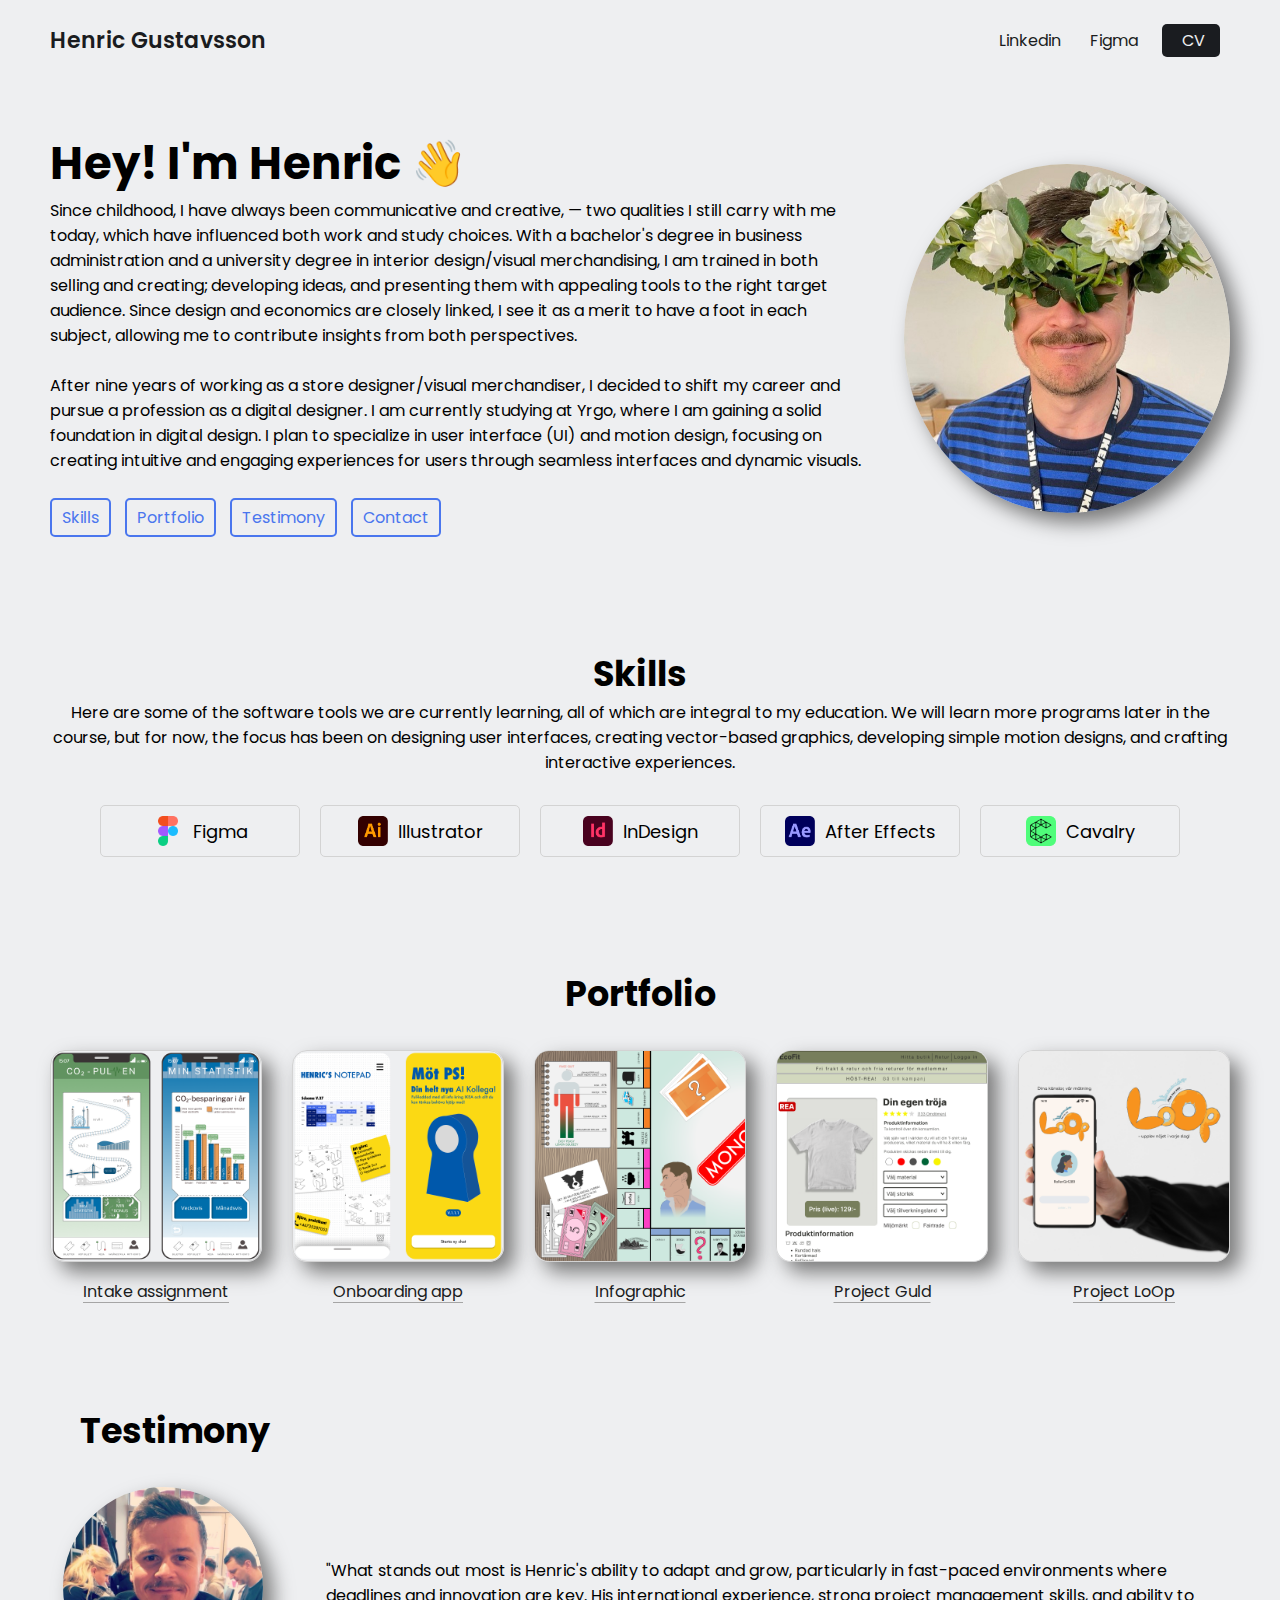
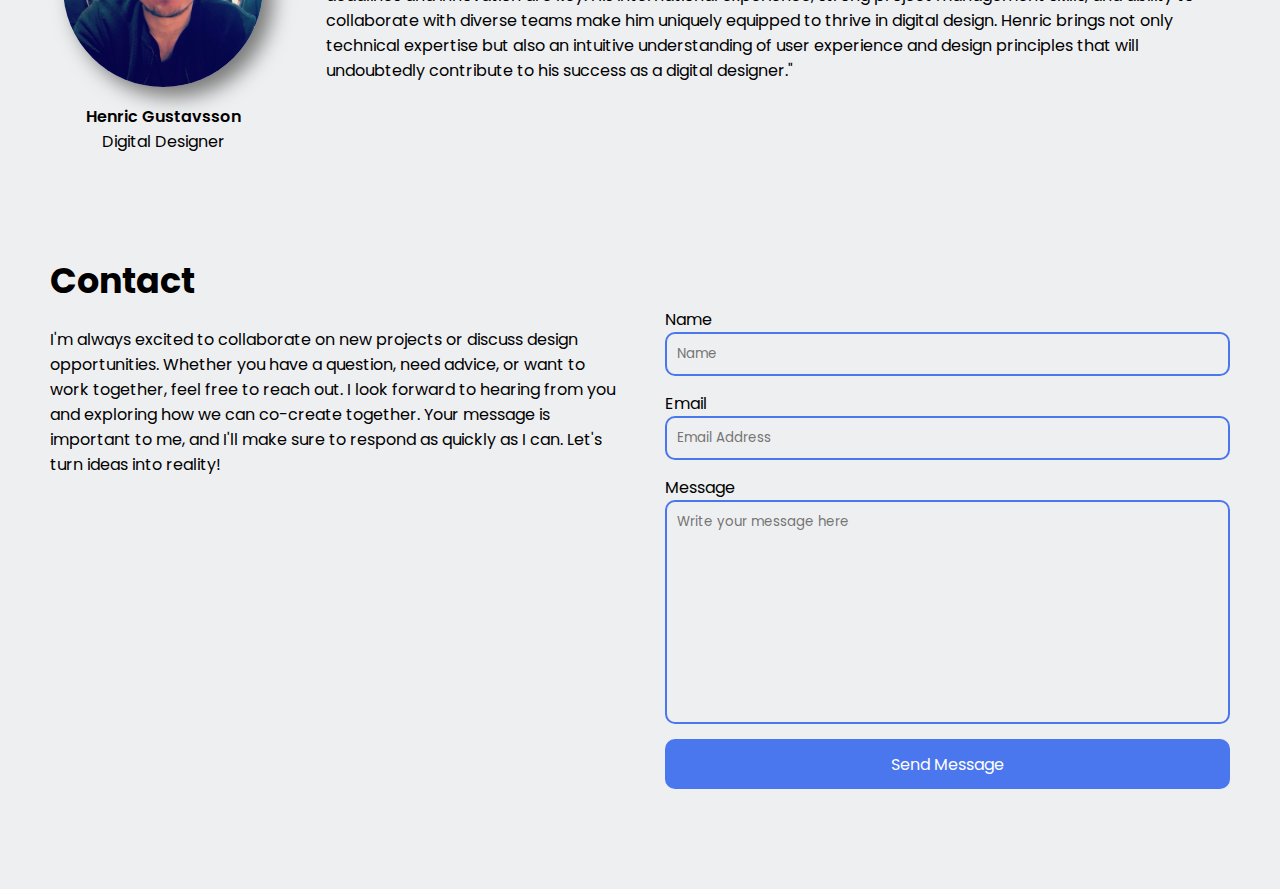
<file: index.html>
<!DOCTYPE html>
<html lang="en">
<head>
  <meta charset="UTF-8">
  <meta name="viewport" content="width=device-width, initial-scale=1.0">
  <title>Henrics portfolio</title>

  <link rel="preconnect" href="https://fonts.googleapis.com">
  <link rel="preconnect" href="https://fonts.gstatic.com" crossorigin>
  <link href="https://fonts.googleapis.com/css2?family=Poppins:wght@400;600&display=swap" rel="stylesheet">

  <link rel="stylesheet" href="https://cdnjs.cloudflare.com/ajax/libs/font-awesome/6.6.0/css/all.min.css" integrity="sha512-Kc323vGBEqzTmouAECnVceyQqyqdsSiqLQISBL29aUW4U/M7pSPA/gEUZQqv1cwx4OnYxTxve5UMg5GT6L4JJg==" crossorigin="anonymous" referrerpolicy="no-referrer" />

  <link rel="stylesheet" href="Styles/styles Portfolio.css" />

</head>
<body>
  <!-- NAVBAR -->
  <nav>
  <div class="left">
    <a href="/index portfolio.html">Henric Gustavsson</a>
  </div>

  <div class="right">
    <a href="https://www.linkedin.com/in/henric-gustavsson-94204779/" target="_blank" rel="noopener noreferrer">
      <i class="fa-brands fa-linkedin"></i>
      <span>Linkedin</span>
    </a>

    <a href="https://www.figma.com/proto/MDVAI4tjSMil4rT5dHW3iX/Portfolio?node-id=0-1&t=iJHoY8nCujRr1jJS-1" target="_blank" rel="noopener noreferrer">
      <i class="fa-brands fa-figma"></i>
      <span>Figma</span>
    </a>

    <a href="https://www.figma.com/proto/YjaBtVCtNersg5MpHyL1TP/CV-f%C3%B6r-hemsida?page-id=0%3A1&node-id=2-2&node-type=frame&viewport=199%2C360%2C0.59&t=B6JMUi2cidol2bRc-1&scaling=min-zoom&content-scaling=fixed" target="_blank" rel="noopener noreferrer">
      <i class="fa-solid fa-file"></i>
      <span>CV</span>
    </a>
  </div>
  </nav>

  <main>
    <!-- SECTION 1: Hero -->
    <section class="hero-section">
      <div class="text">
        <h2>Hey! I'm Henric 👋</h2>
        <p>Since childhood, I have always been communicative and creative, — two qualities I still carry with me today, which have influenced both work and study choices. With a bachelor's degree in business administration and a university degree in interior design/visual merchandising, I am trained in both selling and creating; developing ideas, and presenting them with appealing tools to the right target audience. Since design and economics are closely linked, I see it as a merit to have a foot in each subject, allowing me to contribute insights from both perspectives.<br>

          <br> After nine years of working as a store designer/visual merchandiser, I decided to shift my career and pursue a profession as a digital designer. I am currently studying at Yrgo, where I am gaining a solid foundation in digital design. I plan to specialize in user interface (UI) and motion design, focusing on creating intuitive and engaging experiences for users through seamless interfaces and dynamic visuals. </p>

        <div class="links">
          <a href="#skills">
            <i class="fa-solid fa-code"></i>
            <span>Skills</span>
            </a>

            <a href="#portfolio">
              <i class="fa-solid fa-briefcase"></i>
              <span>Portfolio</span>
              </a>

            <a href="#testimony">
              <i class="fa-solid fa-pen"></i>
              <span>Testimony</span>
              </a>

              <a href="#contact">
                <i class="fa-solid fa-envelope"></i>
                <span>Contact</span>
                </a>
        </div>
      </div>

      <div class="headshot">
        <img src="Images/Henric-hero-headshot.jpeg" alt="Henric-hero-headshot">
      </div>
    </section>

    <!-- SECTION 2: Skilled -->
  <section id="skills" class="skills-section">
    <h2>Skills</h2>
    <div class="text">
      Here are some of the software tools we are currently learning, all of which are integral to my education. We will learn more programs later in the course, but for now, the focus has been on designing user interfaces, creating vector-based graphics, developing simple motion designs, and crafting interactive experiences.
    </div>

    <div class="cells">
      <div class="cell">
        <img src="Images/Figma.png" alt="Figma logo">
        <span>Figma</span>
      </div>

      <div class="cell">
        <img src="Images/Illustrator-full-size.png" alt="Illustrator logo">
        <span>Illustrator</span>
      </div>

      <div class="cell">
        <img src="Images/InDesign-full-size.png" alt="InDesign logo">
        <span>InDesign</span>
      </div>

      <div class="cell">
        <img src="Images/After-Effects-full-size.png" alt="After Effects logo">
        <span>After Effects</span>
      </div>

      <div class="cell">
        <img src="Images/Cavalry-logo-green.png" alt="Cavalry logo">
        <span>Cavalry</span>
      </div>
    </div>
  </section>

<!-- SECTION 3: Portfolio -->
 <section id="portfolio" class="portfolio-section">
  <h2>Portfolio</h2>
<div class="groups">

  <div class="group">
    <a href="index.html">
    <img src="Images/Arbetsprover.png" alt="Arbetsprover">
    <span>Intake assignment</span>
  </a>
  </div>

  <div class="group">
    <a href="index.html">
    <img src="Images/IKEA-onboarding-app.png" alt="Onboarding app">
    <span>Onboarding app</span>
  </a>
  </div>

  <div class="group">
    <a href="index.html">
    <img src="Images/Infographic1.png" alt="Infographic">
    <span>Infographic</span>
  </a>
  </div>
  
  <div class="group">
    <a href="index portfolio-project-page-test.html">
    <img src="Images/Projekt-guld.png" alt="Projekt Guld">
    <span>Project Guld</span>
  </a>
  </div>

  <div class="group">
    <a href="index portfolio-project-page.html">
    <img src="Images/Projekt-LoOp.png" alt="Projekt LoOp">
    <span>Project LoOp</span>
  </a>
  </div>

</div>
 </section>

  <!-- SECTION 4: Testimony -->
  <section id="testimony" class="testimony-section">
    <h2>Testimony</h2>

    <div class="group">
      <div class="person-details">
        <img src="Images/Henric-testimony-headshot.jpeg" alt="Henric-testimony-headshot">
        <p>Henric Gustavsson</p>
        <p>Digital Designer</p>
      </div>

      <div class="text">
        "What stands out most is Henric's ability to adapt and grow, particularly in fast-paced environments where deadlines and innovation are key. His international experience, strong project management skills, and ability to collaborate with diverse teams make him uniquely equipped to thrive in digital design. Henric brings not only technical expertise but also an intuitive understanding of user experience and design principles that will undoubtedly contribute to his success as a digital designer."
      </div>
    </div>
  </section>

  <!-- SECTION 5: Contact -->
  <section id="contact" class="contact-section">
    <h2>Contact</h2>

    <div class="group">
      <div class="text">
        I'm always excited to collaborate on new projects or discuss design opportunities. Whether you have a question, need advice, or want to work together, feel free to reach out. I look forward to hearing from you and exploring how we can co-create together. Your message is important to me, and I'll make sure to respond as quickly as I can. Let's turn ideas into reality!
      </div>
      
      <form>
        <label for="name">Name</label>
        <input type="text" id="name" placeholder="Name" required>

        <label for="email">Email</label>
        <input type="email" id="email" placeholder="Email Address" required>
        
        <label for="message">Message</label>
        <textarea id="message" placeholder="Write your message here" required cols="30" rows="10"></textarea>

        <button type="submit">Send Message</button>
      </form>
    </div>
  </section>
  </main>
</body>
</html>
</file>
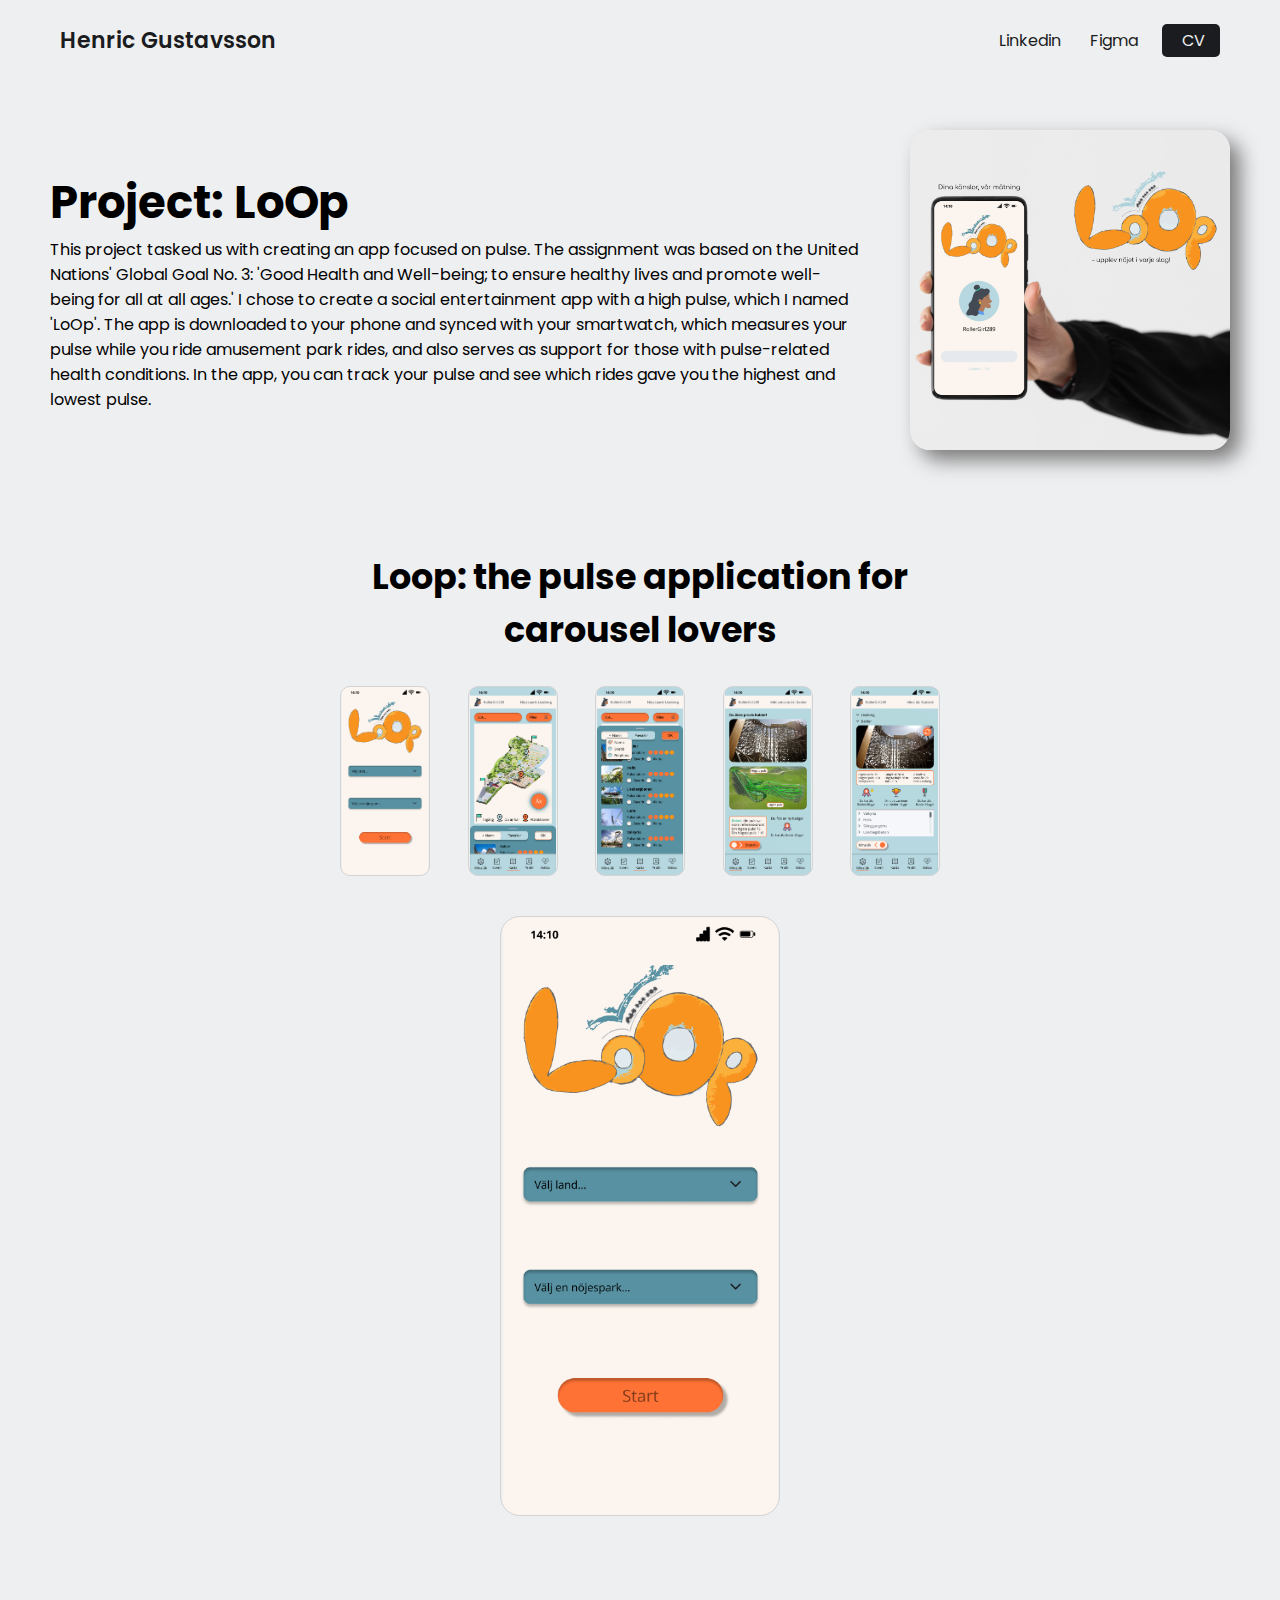
<file: index portfolio-project-page-test.html>
<!DOCTYPE html>
<html lang="en">
<head>
  <meta charset="UTF-8">
  <meta name="viewport" content="width=device-width, initial-scale=1.0">
  <title>Projekt LoOp</title>

  <link rel="preconnect" href="https://fonts.googleapis.com">
  <link rel="preconnect" href="https://fonts.gstatic.com" crossorigin>
  <link href="https://fonts.googleapis.com/css2?family=Poppins:wght@400;600&display=swap" rel="stylesheet">

  <link rel="stylesheet" href="https://cdnjs.cloudflare.com/ajax/libs/font-awesome/6.6.0/css/all.min.css" integrity="sha512-Kc323vGBEqzTmouAECnVceyQqyqdsSiqLQISBL29aUW4U/M7pSPA/gEUZQqv1cwx4OnYxTxve5UMg5GT6L4JJg==" crossorigin="anonymous" referrerpolicy="no-referrer" />

  <link rel="stylesheet" href="Styles/styles Portfolio.css" />

</head>
<body>
  <!-- NAVBAR -->
  <nav>
  <div class="left">
    <a href="index.html">
      <i class="fa-solid fa-house"></i>
      Henric Gustavsson
    </a>
  </div>

  <div class="right">
    <a href="https://www.linkedin.com/in/henric-gustavsson-94204779/" target="_blank" rel="noopener noreferrer">
      <i class="fa-brands fa-linkedin"></i>
      <span>Linkedin</span>
    </a>

    <a href="https://www.figma.com/proto/MDVAI4tjSMil4rT5dHW3iX/Portfolio?node-id=0-1&t=iJHoY8nCujRr1jJS-1" target="_blank" rel="noopener noreferrer">
      <i class="fa-brands fa-figma"></i>
      <span>Figma</span>
    </a>

    <a href="https://www.figma.com/proto/YjaBtVCtNersg5MpHyL1TP/CV-f%C3%B6r-hemsida?page-id=0%3A1&node-id=2-2&node-type=frame&viewport=199%2C360%2C0.59&t=B6JMUi2cidol2bRc-1&scaling=min-zoom&content-scaling=fixed" target="_blank" rel="noopener noreferrer">
      <i class="fa-solid fa-file"></i>
      <span>CV</span>
    </a>
  </div>
  </nav>

  <main>
    <!-- SECTION 1: Hero -->
    <section class="hero-section">
      <div class="text">
        <h2>Project: LoOp</h2>
        <p>This project tasked us with creating an app focused on pulse. The assignment was based on the United Nations' Global Goal No. 3: 'Good Health and Well-being; to ensure healthy lives and promote well-being for all at all ages.' I chose to create a social entertainment app with a high pulse, which I named 'LoOp'. The app is downloaded to your phone and synced with your smartwatch, which measures your pulse while you ride amusement park rides, and also serves as support for those with pulse-related health conditions. In the app, you can track your pulse and see which rides gave you the highest and lowest pulse.</p>
      </div>

      <div class="project-image">
        <img src="Images/Projekt-LoOp.png" alt="Projekt-LoOp">
      </div>
    </section>

<!-- SECTION 3: Portfolio–project–test -->

<div class="image-container">
  <h2>Loop: the pulse application for carousel lovers</h2>
  <div class="image-box">

    <input type="radio" id="img-01" name="image" checked>
    <input type="radio" id="img-02" name="image">
    <input type="radio" id="img-03" name="image">
    <input type="radio" id="img-04" name="image">
    <input type="radio" id="img-05" name="image">
    
    <div class="image-bg"></div>
  </div>
</div>

  </main>
</body>
</html>
</file>
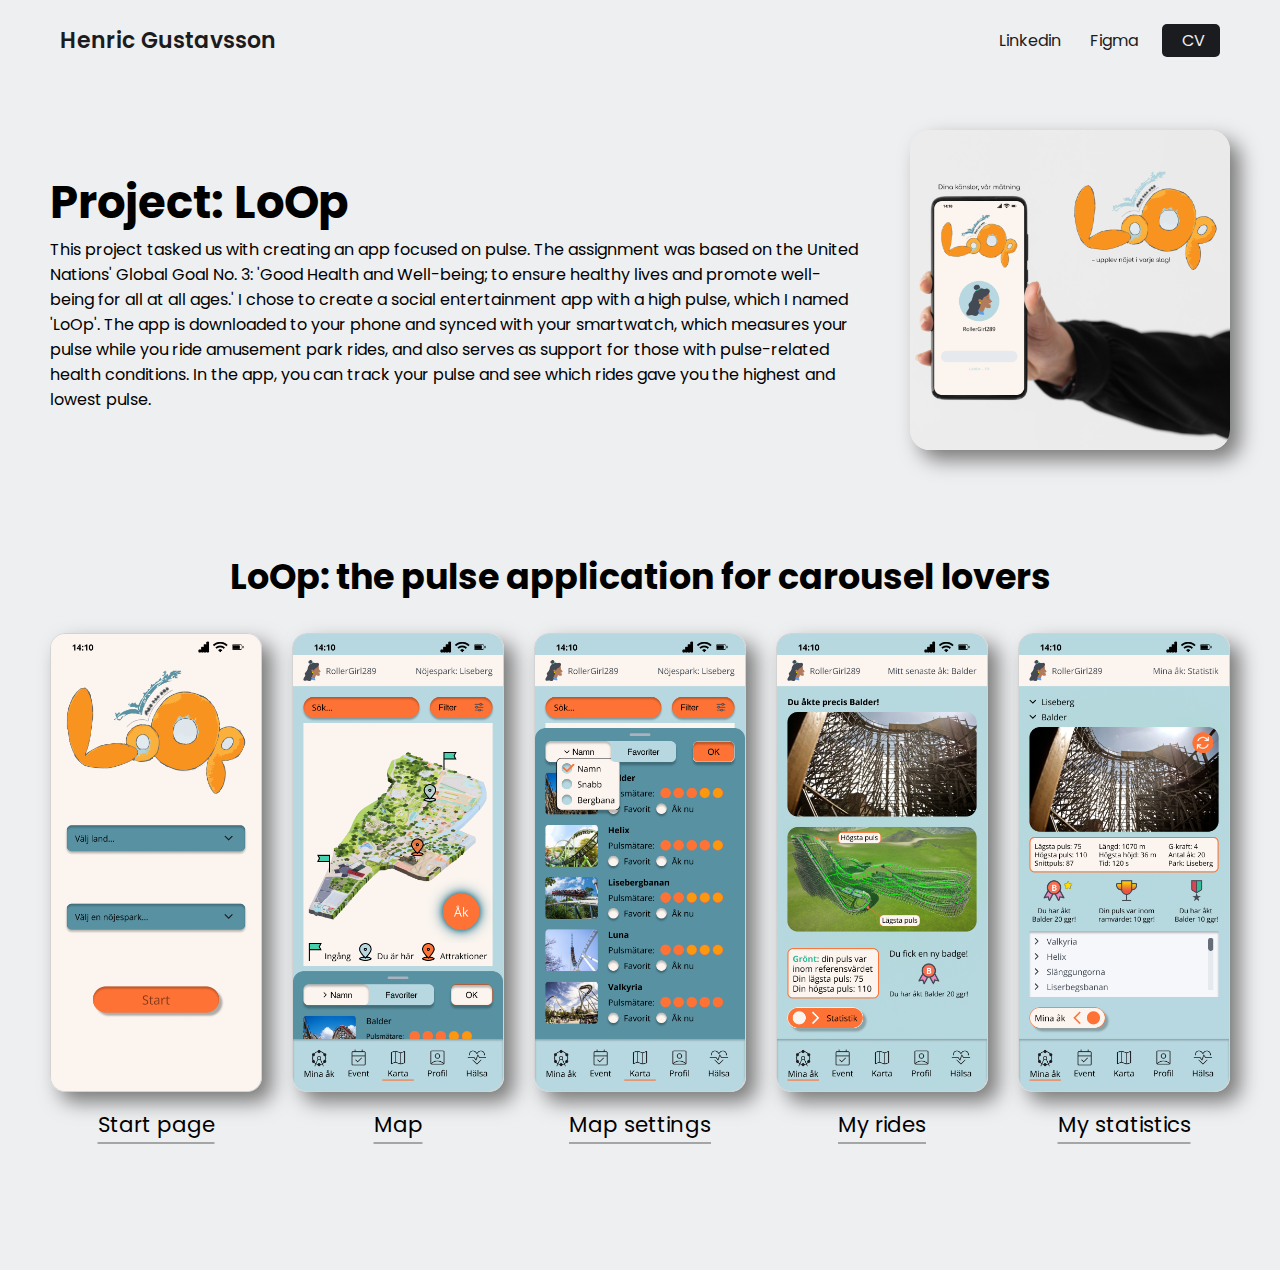
<file: index portfolio-project-page.html>
<!DOCTYPE html>
<html lang="en">
<head>
  <meta charset="UTF-8">
  <meta name="viewport" content="width=device-width, initial-scale=1.0">
  <title>Projekt LoOp</title>

  <link rel="preconnect" href="https://fonts.googleapis.com">
  <link rel="preconnect" href="https://fonts.gstatic.com" crossorigin>
  <link href="https://fonts.googleapis.com/css2?family=Poppins:wght@400;600&display=swap" rel="stylesheet">

  <link rel="stylesheet" href="https://cdnjs.cloudflare.com/ajax/libs/font-awesome/6.6.0/css/all.min.css" integrity="sha512-Kc323vGBEqzTmouAECnVceyQqyqdsSiqLQISBL29aUW4U/M7pSPA/gEUZQqv1cwx4OnYxTxve5UMg5GT6L4JJg==" crossorigin="anonymous" referrerpolicy="no-referrer" />

  <link rel="stylesheet" href="Styles/styles Portfolio.css" />

</head>
<body>
  <!-- NAVBAR -->
  <nav>
  <div class="left">
    <a href="index.html">
      <i class="fa-solid fa-house"></i>
      Henric Gustavsson
    </a>
  </div>

  <div class="right">
    <a href="https://www.linkedin.com/in/henric-gustavsson-94204779/" target="_blank" rel="noopener noreferrer">
      <i class="fa-brands fa-linkedin"></i>
      <span>Linkedin</span>
    </a>

    <a href="https://www.figma.com/proto/MDVAI4tjSMil4rT5dHW3iX/Portfolio?node-id=0-1&t=iJHoY8nCujRr1jJS-1" target="_blank" rel="noopener noreferrer">
      <i class="fa-brands fa-figma"></i>
      <span>Figma</span>
    </a>

    <a href="https://www.figma.com/proto/YjaBtVCtNersg5MpHyL1TP/CV-f%C3%B6r-hemsida?page-id=0%3A1&node-id=2-2&node-type=frame&viewport=199%2C360%2C0.59&t=B6JMUi2cidol2bRc-1&scaling=min-zoom&content-scaling=fixed" target="_blank" rel="noopener noreferrer">
      <i class="fa-solid fa-file"></i>
      <span>CV</span>
    </a>
  </div>
  </nav>

  <main>
    <!-- SECTION 1: Hero -->
    <section class="hero-section">
      <div class="text">
        <h2>Project: LoOp</h2>
        <p>This project tasked us with creating an app focused on pulse. The assignment was based on the United Nations' Global Goal No. 3: 'Good Health and Well-being; to ensure healthy lives and promote well-being for all at all ages.' I chose to create a social entertainment app with a high pulse, which I named 'LoOp'. The app is downloaded to your phone and synced with your smartwatch, which measures your pulse while you ride amusement park rides, and also serves as support for those with pulse-related health conditions. In the app, you can track your pulse and see which rides gave you the highest and lowest pulse.</p>
      </div>

      <div class="project-image">
        <img src="Images/Projekt-LoOp.png" alt="Projekt-LoOp">
      </div>
    </section>

    <!-- SECTION 3: Portfolio Project -->
 <section id="portfolio" class="portfolio-section">
  <h2 class="project-h2">LoOp: the pulse application for carousel lovers</h2>
<div class="groups projects">

  <div class="group project">
    <img src="Images/Loop1.png" alt="Loop1">
    <span>Start page</span>
  </div>

  <div class="group project">
    <img src="Images/Loop2.png" alt="Loop2">
    <span>Map</span>
  </div>

  <div class="group project">
    <img src="Images/Loop3.png" alt="Loop3">
    <span>Map settings</span>
  </div>
  
  <div class="group project">
    <img src="Images/Loop4.png" alt="Loop4">
    <span>My rides</span>
  </div>

  <div class="group project">
    <img src="Images/Loop5.png" alt="Loop5">
    <span>My statistics</span>
  </div>

</div>
 </section>

  </main>
</body>
</html>
</file>
<file: Styles/styles Portfolio.css>
:root {
 --text-color: #1a1c20;
 --link-color: #4a76ee;
 --background-color: #eeeff1;
}

img {
  max-width: 100%;
}

* {
  margin: 0;
  padding: 0;
  box-sizing: border-box;
}

html {
  scroll-behavior: smooth;
}

body {
  font-family: "Poppins", sans-serif;
  background-color: var(--background-color);
  max-width: 1400px;
  margin: 0 auto;
}
  
a {
  color: var(--link-color);
  text-decoration: none;
}

/* NAVBAR */
nav {
  display: flex;
  justify-content: space-between;
  align-items: center;
  padding: 0 50px;
  height: 80px;
}

nav .left a {
  color: var(--text-color);
  font-size: 22px;
  font-weight: 600;
}

nav .left a i {
  padding-right: 10px;
}

nav .right a {
  color: var(--text-color);
  margin: 0 10px;
}

nav .right a:last-child {
  color: var(--background-color);
  background-color: var(--text-color);
  padding: 5px 15px;
  border-radius: 5px;
}

nav .right a span {
  margin-left: 5px;
}

/* SECTION 1: Hero */
.hero-section {
  display: flex;
  justify-self: space-between;
  align-items: center;
  padding: 0 50px;
  margin: 50px 0;
  margin-bottom: 100px;
  gap: 40px;
}

.hero-section .text {
  flex: 5;
}

.hero-section .text h2 {
  font-size: 45px;
}

.hero-section .text .links {
  margin-top: 25px;
}

.hero-section .text .links a {
  display: inline-block;
  padding: 5px 10px;
  border: 2px solid var(--link-color);
  border-radius: 5px;
  margin-right: 10px;
  margin-bottom: 10px;
  transition: .1s;
}

.hero-section .text .links a:hover {
  color: var(--text-color);
  border: 2px solid var(--text-color);
}

.hero-section .headshot {
  flex: 2;
  display: flex;
  justify-content: right;
}

.hero-section .headshot img {
  width: 350px;
  border-radius: 50%;
  box-shadow: 10px 10px 20px #797979;
}

.hero-section .project-image {
  flex: 2;
  display: flex;
  justify-content: right;
}

.hero-section .project-image img {
  width: 320px;
  border-radius: 20px;
  box-shadow: 10px 10px 20px #797979;
}

/* SECTION 2: Skills */
.skills-section {
  padding: 0 50px;
  margin-bottom: 100px;
}

.skills-section h2 {
  text-align: center;
  font-size: 35px;
}

.skills-section .text {
  text-align: center;
  margin-bottom: 20px;
}

.skills-section .cells {
  display: flex;
  justify-content: center;
  flex-wrap: wrap;
}

.skills-section .cells .cell {
  display: flex;
  justify-content: center;
  align-items: center;
  gap: 10px;

  width: 200px;
  padding: 10px 20px;
  margin: 10px;
  border: 1.5px solid #d3d3d3;
  border-radius: 5px;
}

.skills-section .cells .cell img {
width: 30px;
height: 30px;
object-fit: contain;
border-radius: 2px;
}

.skills-section .cells .cell span {
  font-size: 18px;
}

/* SECTION 3: Portfolio */
.portfolio-section {
  padding: 0 50px;
  margin-bottom: 100px;
}

.portfolio-section h2 {
  text-align: center;
  font-size: 35px;
  margin-bottom: 30px;
}

.portfolio-section .groups {
  display: flex;
  justify-content: center;
  gap: 30px;
  flex-wrap: wrap;
}

.portfolio-section .projects {
 margin-bottom: 130px;
}

.portfolio-section .groups .group {
  text-align: center;
  flex: 1;
}

.portfolio-section .groups .group img {
  border-radius: 15px;
  margin-bottom: 10px;
  border: 1.5px solid #d3d3d3;
  box-shadow: 10px 10px 20px #797979;
}

.portfolio-section .groups .group img:hover {
  border: 1.5px solid var(--link-color);
  box-shadow: 1px 1px 20px var(--link-color);
  transform: scale(1.1);
}

.portfolio-section .groups .project img:hover {
  border: 1.5px solid #a5a5a5;
  box-shadow: 1px 1px 20px var(--text-color);
  transform: scale(1.3);
}

.portfolio-section .groups .project span {
 font-size: 16pt;
 text-decoration: underline #a5a5a5;
 text-underline-offset: 10px;
}

.portfolio-section .groups .group a {
  color: var(--text-color);
  display: inline-block;
  text-decoration: underline #a5a5a5; 
  text-underline-offset: 5px;
  transition: .1s;
}

.portfolio-section .groups .group a:hover {
  color: var(--link-color);
}

  /* SECTION 4: Testimony */
  .testimony-section {
    padding: 0 50px;
    margin-bottom: 100px;
  }

  .testimony-section h2 {
    font-size: 35px;
    margin-bottom: 30px;
    margin-left: 30px;
  }

  .testimony-section .group {
    display: flex;
    align-items: center;
    gap: 50px;
  }

  .testimony-section .group .person-details {
    text-align: center;
    flex: 2;
  }

  .testimony-section .group .person-details img {
    width: 200px;
    aspect-ratio: 1 / 1;
    object-fit: cover;
    border-radius: 50%;
    margin-bottom: 10px;
    box-shadow: 10px 10px 20px #797979;
  }

  .testimony-section .group .person-details p {
    font-weight: 600;
  }

  .testimony-section .group .person-details p:last-child {
    font-weight: normal;
  } 

  .testimony-section .group .text {
    flex: 8;
  }

  /* SECTION 5: Contact */
.contact-section {
  padding: 0 50px;
  margin-bottom: 100px;
}

.contact-section h2 {
  font-size: 35px;
}

.contact-section .group {
  display: flex;
  gap: 50px;
}

.contact-section .group .text {
  flex: 3;
  margin-top: 20px;
}

.contact-section .group form {
  flex: 3;
  display: flex;
  flex-direction: column;
}

.contact-section .group form input,
.contact-section .group form textarea {
  font-family: "Poppins", sans-serif;
  border: 2px solid var(--link-color);
  background-color: transparent;
  padding: 10px;
  margin-bottom: 15px;
  outline: none;
  resize: none;
  border-radius: 10px;
} 

.contact-section .group form button {
  font-size: 16px;
  font-family: "Poppins", sans-serif;
  color: #fff;
  background-color: var(--link-color);
  border: none;
  height: 50px;
  cursor: pointer;
  transition: .1s;
  border-radius: 10px;
}

.contact-section .group form button:hover {
  filter: brightness(.9);
}

/* SECTION 6: Responsiveness (@media) */

@media screen and (max-width:850px) {
/* SECTION 1: Hero */
.hero-section .text h2 {
  font-size: 35px;
}

 /* SECTION 3: Portfolio */
 .portfolio-section .groups .project span {
  font-size: initial
 }
}

@media screen and (max-width:740px) {
  /* SECTION 1: Hero */
  .hero-section {
    flex-direction: column-reverse;
  }

  .hero-section .headshot img {
    width: 300px;
  }

  .hero-section .project-image img {
    width: 300px;
  }

  /* SECTION 3: Portfolio */
.portfolio-section .groups .group {
  flex: 1 1 calc(45% - 10px);
  margin-bottom: 10px;
}

.portfolio-section .groups .group:nth-child(5) {
  max-width: 48%;
}

.portfolio-section .projects {
  margin-bottom: 0px;
 }

.portfolio-section .groups .project img:hover {
  border: 1.5px solid #d3d3d3;
  box-shadow: 10px 10px 20px #797979;
  transform: none;
}

  /* SECTION 4: Testimony */
  .testimony-section h2 {
    margin-left: 0px;
  }
  
  .testimony-section {
    text-align: center;
  }

  .testimony-section .group {
    flex-direction: column;
  }

  /* SECTION 5: Contact */
.contact-section .group {
flex-direction: column;
  }
}

@media screen and (max-width:600px) {
  /* NAVBAR */
nav {
  padding: 0 20px;
}

nav .right a {
  font-size: 22px;
}

nav .right a:last-child {
  color: var(--text-color);
  background-color: transparent;
  padding: 0;
}

nav .right a span {
  display: none;
}

/* SECTION 1: Hero */
.hero-section {
  padding: 0 20px;
}

.hero-section .text h2 {
  font-size: 30px;
}

/* SECTION 2: Skills */
.skills-section {
  padding: 0 20px;
}

.skills-section .cells .cell span {
  font-size: 16px;
}

/* SECTION 3: Portfolio */

.portfolio-section {
  padding: 20px;
}

.portfolio-section .project-h2 {
font-size: 28px;
}

/* SECTION 4: Testimony */
.testimony-section {
  padding: 0 20px;
}

/* SECTION 5: Contact */
.contact-section {
  padding: 0 20px;
}
}

/* SECTION 7 (3): PORTFOLIO–PROJECT–TEST*/

.image-container {
display: flex;
justify-content: center;
margin: auto;
flex-wrap: wrap;
width: 600px;
text-align: center;
}

.image-container h2 {
  text-align: center;
  font-size: 35px;
  margin-bottom: 30px;
}

.image-box {
  display: flex;
  flex-wrap: wrap;
  flex-direction: row;
  align-items: center;
  width: 100%;
  gap: 20px;
  margin-bottom: 100px;
  justify-content: space-between;
}

.image-box input[type= "radio"] {
  width: 90px;
  height: 190px;
  display: inline-block;
  border: 1px solid #d3d3d3;
  border-radius: 10px;
  outline: none;
  appearance: none;
  cursor: pointer;
  box-shadow: var(--link-color);
  -webkit-transition: all 0.7s ease-in-out;
  -moz-transition: all 0.7s ease-in-out;
  -ms-transition: all 0.7s ease-in-out;
  -o-transition: all 0.7s ease-in-out;
  transition: all 0.7s ease-in-out;
}

.image-box input[type= "radio"]:hover {
  transform: scale(1.1);
  box-shadow: var(--link-color);
}

#img-01 {
  background-image: url(../Images/Loop1.png);
  background-position: center;
  background-size: contain;
  background-repeat: no-repeat;
  
}

#img-02 {
  background-image: url(../Images/Loop2.png);
  background-position: center;
  background-size: contain;
  background-repeat: no-repeat;
}

#img-03 {
  background-image: url(../Images/Loop3.png);
  background-position: center;
  background-size: contain;
  background-repeat: no-repeat;
}

#img-04 {
  background-image: url(../Images/Loop4.png);
  background-position: center;
  background-size: contain;
  background-repeat: no-repeat;
}

#img-05 {
  background-image: url(../Images/Loop5.png);
  background-position: center;
  background-size: contain;
  background-repeat: no-repeat;
}

.image-bg {
  width: 280px;
  height: 600px;
  border: 1px solid #d3d3d3;
  border-radius: 20px;
  box-shadow: var(--link-color); 
  margin: auto;
  margin-top: 20px;
}

#img-01:checked ~ .image-bg {
  background-image: url(../Images/Loop1.png);
  background-position: center;
  background-size: contain;
  background-repeat: no-repeat;
}

#img-02:checked ~ .image-bg {
  background-image: url(../Images/Loop2.png);
  background-position: center;
  background-size: contain;
  background-repeat: no-repeat;
}

#img-03:checked ~ .image-bg {
  background-image: url(../Images/Loop3.png);
  background-position: center;
  background-size: contain;
  background-repeat: no-repeat;
}

#img-04:checked ~ .image-bg {
  background-image: url(../Images/Loop4.png);
  background-position: center;
  background-size: contain;
  background-repeat: no-repeat;
}

#img-05:checked ~ .image-bg {
  background-image: url(../Images/Loop5.png);
  background-position: center;
  background-size: contain;
  background-repeat: no-repeat;
}
</file>
